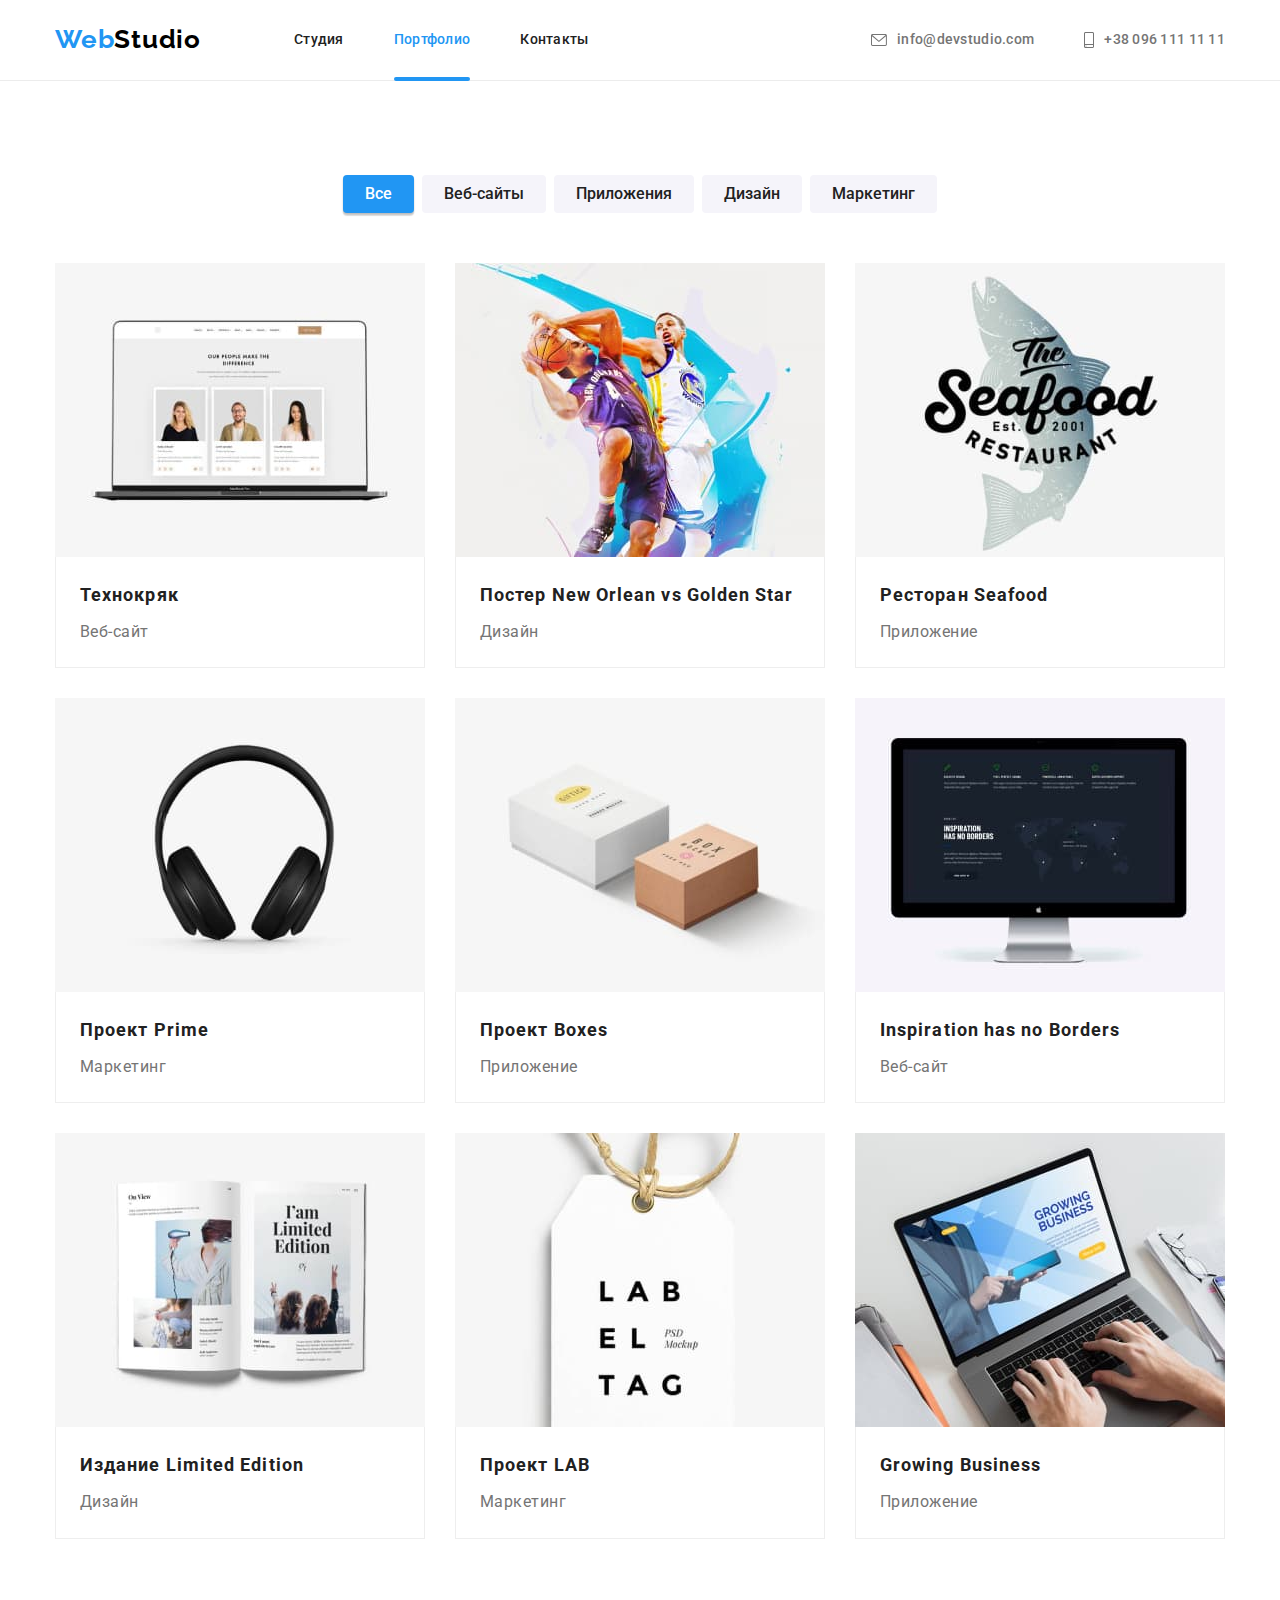
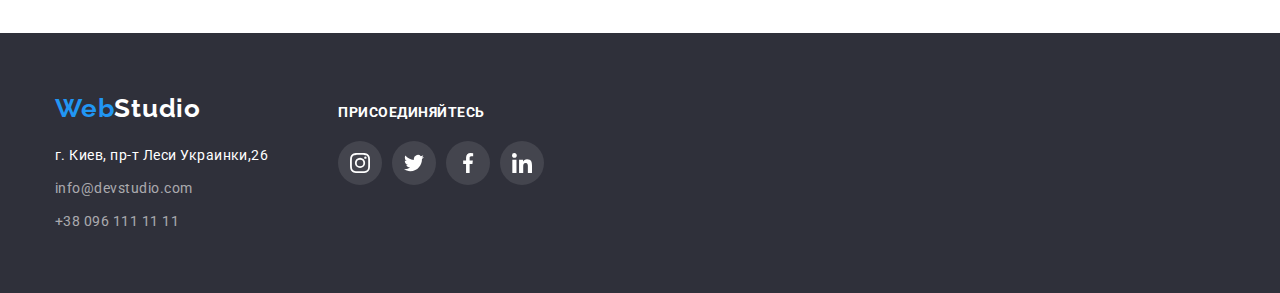
<file: portfolio.html>
<!DOCTYPE html>
<html lang="ru">
  <head>
    <meta charset="UTF-8" />
    <meta http-equiv="X-UA-Compatible" content="IE=edge" />
    <meta name="viewport" content="width=device-width, initial-scale=1.0" />
    <title>Портфолио</title>
    <link rel="preconnect" href="https://fonts.googleapis.com" />
    <link rel="preconnect" href="https://fonts.gstatic.com" crossorigin />
    <link
      href="https://fonts.googleapis.com/css2?family=Raleway:wght@700&family=Roboto:wght@400;500;700;900&display=swap"
      rel="stylesheet"
    />
    <link
      rel="stylesheet"
      href="https://cdnjs.cloudflare.com/ajax/libs/modern-normalize/1.1.0/modern-normalize.min.css"
    />
    <link rel="stylesheet" href="./css/styles.css" />
  </head>
  <body>
    <!-- Container Header -->

    <header class="header">
      <div class="header-page conteiner">
        <!-- Header Navigation -->
        <nav class="header-nav">
          <a lang="en" href="./index.html" class="logo-nav link">Web<span>Studio</span></a>
          <ul class="header-nav-list list">
            <li class="item"><a href="./index.html" class="link">Студия</a></li>
            <li class="item current">
              <a href="./portfolio.html" class="link current">Портфолио</a>
            </li>
            <li class="item"><a href="" class="link">Контакты</a></li>
          </ul>
        </nav>

        <!-- Header Contects -->

        <ul class="header-contacts list">
          <li class="item">
            <a class="link" href="mailto:info@devstudio.com">
              <svg class="icon" width="16" height="12">
                <use href="./images/icons.svg#envelope"></use>
              </svg>
              info@devstudio.com
            </a>
          </li>
          <li class="item">
            <a class="link" href="tel:+380961111111">
              <svg class="icon" width="10" height="16">
                <use href="./images/icons.svg#smartphone"></use>
              </svg>
              +38 096 111 11 11
            </a>
          </li>
        </ul>
      </div>
    </header>

    <!-- Container Portfolio -->

    <main>
      <!-- section Portfolio -->

      <section class="works-content section">
        <div class="warks-page conteiner">
          <!-- Potrfolio navigation -->

          <ul class="works-nav list">
            <li class="works-nav-item">
              <button type="button" class="works-button current">Все</button>
            </li>

            <li class="works-nav-item">
              <button type="button" class="works-button">Веб-сайты</button>
            </li>

            <li class="works-nav-item">
              <button type="button" class="works-button">Приложения</button>
            </li>

            <li class="works-nav-item">
              <button type="button" class="works-button">Дизайн</button>
            </li>

            <li class="works-nav-item">
              <button type="button" class="works-button">Маркетинг</button>
            </li>
          </ul>

          <!-- Works -->

          <h1 class="works-titel visually-hidden">Работы</h1>
          <ul class="works-list list">
            <li class="works-item">
              <a class="works-item-link link" href="">
                <div class="works-item-thumb">
                  <img
                    src="./images/portfol-1.jpg"
                    alt="ноутбук с вебсайтом"
                    width="370"
                    height="294"
                  />

                  <div class="works-info-thumb">
                    <p class="works-info">
                      Технокряк это современная площадка распространения коронавируса. Компании
                      используют эту платформу для цифрового шпионажа и атак на защищённые сервера
                      конкурентов.
                    </p>
                  </div>
                </div>

                <div class="works-card">
                  <h2 class="works-caption">Технокряк</h2>
                  <p class="works-text">Веб-сайт</p>
                </div>
              </a>
            </li>

            <li class="works-item">
              <a class="works-item-link link" href="">
                <div class="works-item-thumb">
                  <img src="./images/portfol-2.jpg" alt="баскетболисты" width="370" height="294" />
                  <div class="works-info-thumb">
                    <p class="works-info">
                      Lorem ipsum dolor sit amet consectetur adipisicing elit. Explicabo aliquam
                      ipsam enim dolor reiciendis repellat non, saepe obcaecati praesentium quas
                      repellendus rerum aspernatur accusantium in illum cupiditate minima provident
                      quae.
                    </p>
                  </div>
                </div>

                <div class="works-card">
                  <h2 class="works-caption">
                    Постер <span lang="en">New Orlean vs Golden Star</span>
                  </h2>
                  <p class="works-text">Дизайн</p>
                </div>
              </a>
            </li>

            <li class="works-item">
              <a class="works-item-link link" href="">
                <div class="works-item-thumb">
                  <img src="./images/portfol-3.jpg" alt="лого с рыбой" width="370" height="294" />
                  <div class="works-info-thumb">
                    <p class="works-info">
                      Lorem ipsum dolor sit amet consectetur adipisicing elit. Explicabo aliquam
                      ipsam enim dolor reiciendis repellat non, saepe obcaecati praesentium quas
                      repellendus rerum aspernatur accusantium in illum cupiditate minima provident
                      quae.
                    </p>
                  </div>
                </div>

                <div class="works-card">
                  <h2 class="works-caption">Ресторан <span lang="en">Seafood</span></h2>
                  <p class="works-text">Приложение</p>
                </div>
              </a>
            </li>

            <li class="works-item">
              <a class="works-item-link link" href="">
                <div class="works-item-thumb">
                  <img src="./images/portfol-4.jpg" alt="наушники" width="370" height="294" />
                  <div class="works-info-thumb">
                    <p class="works-info">
                      Lorem ipsum dolor sit amet consectetur adipisicing elit. Explicabo aliquam
                      ipsam enim dolor reiciendis repellat non, saepe obcaecati praesentium quas
                      repellendus rerum aspernatur accusantium in illum cupiditate minima provident
                      quae.
                    </p>
                  </div>
                </div>

                <div class="works-card">
                  <h2 class="works-caption">Проект <span>Prime</span></h2>
                  <p class="works-text">Маркетинг</p>
                </div>
              </a>
            </li>

            <li class="works-item">
              <a class="works-item-link link" href="">
                <div class="works-item-thumb">
                  <img src="./images/portfol-5.jpg" alt="две коробки" width="370" height="294" />
                  <div class="works-info-thumb">
                    <p class="works-info">
                      Lorem ipsum dolor sit amet consectetur adipisicing elit. Explicabo aliquam
                      ipsam enim dolor reiciendis repellat non, saepe obcaecati praesentium quas
                      repellendus rerum aspernatur accusantium in illum cupiditate minima provident
                      quae.
                    </p>
                  </div>
                </div>

                <div class="works-card">
                  <h2 class="works-caption">Проект <span lang="en">Boxes</span></h2>
                  <p class="works-text">Приложение</p>
                </div>
              </a>
            </li>

            <li class="works-item">
              <a class="works-item-link link" href="">
                <div class="works-item-thumb">
                  <img
                    src="./images/portfol-6.jpg"
                    alt="монитор компьютера"
                    width="370"
                    height="294"
                  />
                  <div class="works-info-thumb">
                    <p class="works-info">
                      Lorem ipsum dolor sit amet consectetur adipisicing elit. Explicabo aliquam
                      ipsam enim dolor reiciendis repellat non, saepe obcaecati praesentium quas
                      repellendus rerum aspernatur accusantium in illum cupiditate minima provident
                      quae.
                    </p>
                  </div>
                </div>
                <div class="works-card">
                  <h2 lang="en" class="works-caption">Inspiration has no Borders</h2>
                  <p class="works-text">Веб-сайт</p>
                </div>
              </a>
            </li>

            <li class="works-item">
              <a class="works-item-link link" href="">
                <div class="works-item-thumb">
                  <img
                    src="./images/portfol-7.jpg"
                    alt="развернутая книга"
                    width="370"
                    height="294"
                  />
                  <div class="works-info-thumb">
                    <p class="works-info">
                      Lorem ipsum dolor sit amet consectetur adipisicing elit. Explicabo aliquam
                      ipsam enim dolor reiciendis repellat non, saepe obcaecati praesentium quas
                      repellendus rerum aspernatur accusantium in illum cupiditate minima provident
                      quae.
                    </p>
                  </div>
                </div>
                <div class="works-card">
                  <h2 class="works-caption">Издание <span lang="en">Limited Edition</span></h2>
                  <p class="works-text">Дизайн</p>
                </div>
              </a>
            </li>

            <li class="works-item">
              <a class="works-item-link link" href="">
                <div class="works-item-thumb">
                  <img src="./images/portfol-8.jpg" alt="бирка с лого" width="370" height="294" />
                  <div class="works-info-thumb">
                    <p class="works-info">
                      Lorem ipsum dolor sit amet consectetur adipisicing elit. Explicabo aliquam
                      ipsam enim dolor reiciendis repellat non, saepe obcaecati praesentium quas
                      repellendus rerum aspernatur accusantium in illum cupiditate minima provident
                      quae.
                    </p>
                  </div>
                </div>
                <div class="works-card">
                  <h2 class="works-caption">Проект <span lang="en">LAB</span></h2>
                  <p class="works-text">Маркетинг</p>
                </div>
              </a>
            </li>

            <li class="works-item">
              <a class="works-item-link link" href="">
                <div class="works-item-thumb">
                  <img
                    src="./images/portfol-9.jpg"
                    alt="открытый ноутбук с руками"
                    width="370"
                    height="294"
                  />
                  <div class="works-info-thumb">
                    <p class="works-info">
                      Lorem ipsum dolor sit amet consectetur adipisicing elit. Explicabo aliquam
                      ipsam enim dolor reiciendis repellat non, saepe obcaecati praesentium quas
                      repellendus rerum aspernatur accusantium in illum cupiditate minima provident
                      quae.
                    </p>
                  </div>
                </div>
                <div class="works-card">
                  <h2 lang="en" class="works-caption">Growing Business</h2>
                  <p class="works-text">Приложение</p>
                </div>
              </a>
            </li>
          </ul>
        </div>
      </section>
    </main>

    <!-- Container Information -->

    <footer>
      <div class="conteiner">
        <!-- Address -->

        <div class="address-content">
          <a lang="en" href="./index.html" class="logo-footer link">Web<span>Studio</span></a>
          <address>
            <ul class="address-list list">
              <li>
                <a href="https://goo.gl/maps/yYDRXDm1d8VH44QLA" target="_blank" class="map link"
                  >г. Киев, пр-т Леси Украинки,26</a
                >
              </li>
              <li><a href="mailto:info@devstudio.com" class="mail link">info@devstudio.com</a></li>
              <li><a href="tel:+380961111111" class="tel link">+38 096 111 11 11</a></li>
            </ul>
          </address>
        </div>

        <!-- Footer Links -->

        <div class="footer-links-content">
          <b class="footer-links-caption">присоединяйтесь</b>
          <ul class="footer-links-list list">
            <li class="footer-links-item">
              <a class="footer-links-icon" href="" aria-label="instagram">
                <svg class="icon">
                  <use href="./images/icons.svg#instagram"></use>
                </svg>
              </a>
            </li>

            <li class="footer-links-item">
              <a class="footer-links-icon" href="" aria-label="twitter">
                <svg class="icon">
                  <use href="./images/icons.svg#twitter"></use>
                </svg>
              </a>
            </li>

            <li class="footer-links-item">
              <a class="footer-links-icon" href="" aria-label="facebook">
                <svg class="icon">
                  <use href="./images/icons.svg#facebook"></use>
                </svg>
              </a>
            </li>

            <li class="footer-links-item">
              <a class="footer-links-icon" href="" aria-label="linkedin">
                <svg class="icon">
                  <use href="./images/icons.svg#linkedin"></use>
                </svg>
              </a>
            </li>
          </ul>
        </div>
      </div>
    </footer>
    <script>
      const { height: headerHeight } = document.querySelector('.header').getBoundingClientRect();
      document.body.style.paddingTop = `${headerHeight}px`;
    </script>
  </body>
</html>
</file>
<file: css/styles.css>
/* основной цвет текста #757575 */
/* вторичный цвет текста #212121 */
/* дополнительный цвет белый #FFFFFF */
/* дополнительный цвет черный #000000 */
/* акцент #2196F3 */
/* вторичный цвет фона #2F303A */
/* вторичный цвет белого фона #F5F4FA */
:root {
  --primary-text-color: #757575;
  --secondary-text-color: #212121;
  --white-text-color: #ffffff;
  --black-text-color: #000000;
  --accent-color: #2196f3;
  --accent-color-transparency: rgba(33, 150, 243, 0.9);
  --accent-color-secondary: #188ce8;
  --background-primary-color: #ffffff;
  --background-accent-color: #2f303a;
  --background-secondary-color: #f5f4fa;
  --background-img-color: #c4c4c4;
  --background-link-color: rgba(255, 255, 255, 0.1);
  --bg-linear-gradient: rgba(47, 48, 58, 0.4);
  --bg-secondary-gradient: rgba(47, 48, 58, 0.8);
  --bg-model-window: rgba(0, 0, 0, 0.2);
  --address-color: rgba(255, 255, 255, 0.6);
  --border: 1px solid #ececec;
  --border-secondary: 1px solid #eeeeee;
  --icon-color: #afb1b8;
  --border-icon: 1px solid #afb1b8;
  --border-icon-accent: 1px solid #2196f3;
  --box-shadow: 0px 1px 3px rgba(0, 0, 0, 0.12), 0px 1px 1px rgba(0, 0, 0, 0.14),
    0px 2px 1px rgba(0, 0, 0, 0.2);
  --box-shadow-works: 0px 4px 4px rgba(0, 0, 0, 0.25), 0px 1px 1px rgba(0, 0, 0, 0.12),
    0px 4px 4px rgba(0, 0, 0, 0.06), 1px 4px 6px rgba(0, 0, 0, 0.16);
  --box-shadow-works-nav: 0px 3px 1px rgba(0, 0, 0, 0.1), 0px 1px 2px rgba(0, 0, 0, 0.08),
    0px 2px 2px rgba(0, 0, 0, 0.12);
  --transition: 250ms cubic-bezier(0.4, 0, 0.2, 1);
}

body {
  background-color: var(--background-primary-color);
  color: var(--primary-text-color);

  font-family: 'Roboto', sans-serif;
  letter-spacing: 0.03em;
}
h1,
h2,
h3,
ul,
p {
  margin: 0;
}
img {
  display: block;
  max-width: 100%;
  height: auto;
}
.conteiner {
  width: 1200px;
  margin-left: auto;
  margin-right: auto;
  padding: 0 15px;
}
.link {
  text-decoration: none;
}
.list {
  padding: 0;
  margin: 0;
  list-style: none;
}
.visually-hidden {
  position: absolute;
  width: 1px;
  height: 1px;
  margin: -1px;
  border: 0;
  padding: 0;
  clip: rect(0 0 0 0);
  overflow: hidden;
}
/* LOGO */

.logo-nav,
.logo-footer {
  color: var(--accent-color);

  font-family: 'Raleway', sans-serif;
  font-weight: 700;
  font-size: 26px;
  line-height: 1.2;
  letter-spacing: 0.03em;
}
.logo-nav.link {
  padding: 24px 0;
}
.logo-nav span {
  color: var(--black-text-color);
}
.logo-footer {
  display: inline-block;
  margin-bottom: 20px;
}
.logo-footer span {
  color: var(--white-text-color);
}

/* Conteiner Header */

.header {
  position: fixed;
  top: 0;
  left: 0;
  width: 100%;
  min-height: 80px;
  z-index: 1;

  border-bottom: var(--border);
  background-color: var(--background-primary-color);

  font-weight: 500;
  font-size: 14px;
  line-height: 1.14;
  letter-spacing: 0.02em;
}
.header-page {
  display: flex;
}
/* Header navigation */

.header-nav {
  display: flex;
  align-items: center;
}
.header-nav-list {
  position: relative;
  display: flex;
  margin-left: 93px;
}
.header-nav-list .link {
  display: block;
  padding: 32px 0;
  color: var(--secondary-text-color);
  transition: color var(--transition);
}
.header-nav-list .link.current,
.header-nav-list .link:hover,
.header-nav-list .link:focus {
  color: var(--accent-color);
}
.header-nav-list > .item:not(:last-child) {
  margin-right: 50px;
}
.header-nav-list > .item.current {
  position: relative;
}
.header-nav-list > .item.current::after {
  position: absolute;
  left: 0;
  bottom: -1px;

  display: inline-block;
  content: '';
  width: 100%;
  height: 4px;
  border-radius: 2px;
  background-color: var(--accent-color);
}
/* .header-nav-list > .item.current::after {
  position: absolute;
} */

/* Header Contects */

.header-contacts {
  display: flex;
  margin-left: auto;
}
.header-contacts > .item + .item {
  margin-left: 50px;
}
.header-contacts .link {
  display: flex;
  padding: 32px 0;
  align-items: center;
  color: var(--primary-text-color);
  transition: color var(--transition);
}
.header-contacts .link:hover,
.header-contacts .link:focus {
  color: var(--accent-color);
}
.header-contacts .link > .icon {
  display: inline-block;
  margin-right: 10px;
  fill: var(--primary-text-color);
  transition: color var(--transition);
}
.header-contacts .link:hover .icon,
.header-contacts .link:focus .icon {
  fill: var(--accent-color);
}

/* Hero */

.hero {
  max-width: 1600px;
  height: 600px;
  margin-left: auto;
  margin-right: auto;
  padding: 200px 0;
  background-color: var(--background-img-color);
  background-image: linear-gradient(to right, var(--bg-linear-gradient), var(--bg-linear-gradient)),
    url(../images/bg-img.jpeg);
  background-size: 1600px;
  background-position: cover;
  background-repeat: no-repeat;
  text-align: center;
}
.hero-page {
  width: 696px;
}
.hero-title {
  margin-bottom: 30px;
  color: var(--white-text-color);

  font-weight: 900;
  font-size: 44px;
  line-height: 1.5;
  text-align: center;
  letter-spacing: 0.06em;
  text-transform: uppercase;
}

/* Sections */

.section {
  padding: 94px 0;
}
.section-title {
  color: var(--secondary-text-color);

  font-weight: 700;
  font-size: 36px;
  line-height: 1.17;
  text-align: center;
}

/* Specifics */

.specifics-list {
  display: flex;
}
.specifics-item {
  max-width: 270px;
}
.specifics-item:not(:last-child) {
  margin-right: 30px;
}
.specifics-icon {
  display: flex;
  height: 120px;
  margin-bottom: 30px;
  background-color: var(--background-secondary-color);
  border-radius: 4px;
  justify-content: center;
  align-items: center;
}
.specifics-icon .icon {
  width: 70px;
  height: 70px;
}
.specifics-caption {
  color: var(--secondary-text-color);
  margin-bottom: 10px;

  font-weight: 700;
  font-size: 14px;
  line-height: 1.14;
  text-transform: uppercase;
}
.specifics-text {
  font-size: 14px;
  line-height: 1.7;
}

/* Features */

.features-content.section {
  padding-top: 0;
}
.features-title {
  margin-bottom: 50px;
}
.features-list {
  display: flex;
}
.features-item:not(:last-child) {
  margin-right: 30px;
}
.features-item-thumb {
  position: relative;
}
.features-thumb {
  display: flex;
  position: absolute;
  bottom: 0;
  width: 100%;
  height: 70px;
  justify-content: center;
  align-items: center;
  background-color: var(--bg-secondary-gradient);
}
.features-caption {
  color: var(--white-text-color);

  font-weight: 700;
  font-size: 14px;
  line-height: 1.14;
  text-align: center;
  letter-spacing: 0.03em;
  text-transform: uppercase;
}

/* Team */

.team-content {
  background-color: var(--background-secondary-color);
}
.team-title {
  margin-bottom: 50px;
}
.team-list {
  display: flex;
}
.team-item {
  max-width: 270px;
  border-radius: 0px 0px 4px 4px;
  background-color: var(--background-primary-color);
  box-shadow: var(--box-shadow);
}
.team-item:not(:last-child) {
  margin-right: 30px;
}
.team-card {
  padding: 30px;
}
.team-caption {
  color: var(--secondary-text-color);
  margin-bottom: 10px;

  font-weight: 500;
  font-size: 16px;
  line-height: 1.19;
  text-align: center;
}
.team-text {
  font-size: 16px;
  line-height: 1.19;
  text-align: center;
  margin-bottom: 16px;
}
.team-links-list {
  display: flex;
  justify-content: space-between;
}
.team-links-icon {
  display: flex;
  justify-content: center;
  align-items: center;
  width: 44px;
  height: 44px;
  border-radius: 50%;
  transition: background-color var(--transition);
}
.team-links-icon:hover,
.team-links-icon:focus {
  background-color: var(--accent-color);
}
.team-links-icon > .icon {
  width: 20px;
  height: 20px;
  fill: var(--icon-color);
  transition: fill var(--transition);
}
.team-links-icon:hover .icon,
.team-links-icon:focus .icon {
  fill: var(--background-primary-color);
}

/* Clients */

.clients-title {
  margin-bottom: 50px;
}
.clients-list {
  display: flex;
}
.clients-item:not(:last-child) {
  margin-right: 30px;
}
.clients-links {
  display: flex;
  justify-content: center;
  align-items: center;
  width: 170px;
  height: 92px;
  border: var(--border-icon);
  border-radius: 4px;
  transition: border var(--transition);
}
.clients-links:hover,
.clients-links:focus {
  border: var(--border-icon-accent);
}
.clients-links > .icon {
  fill: var(--icon-color);
  transition: fill var(--transition);
}
.clients-links:hover .icon,
.clients-links:focus .icon {
  fill: var(--accent-color);
}

/* Footer */

footer {
  padding-top: 60px;
  padding-bottom: 60px;
  background-color: var(--background-accent-color);
}
footer > .conteiner {
  display: flex;
  align-items: baseline;
}
/* Footer address */

.address-content {
  margin-right: 70px;
}
.address-list {
  font-style: normal;
  font-size: 14px;
  line-height: 1.7;
}
.address-list > li:not(:last-child) {
  margin-bottom: 9px;
}
.address-list .map {
  color: var(--white-text-color);
  transition: color var(--transition);
}
.address-list .mail,
.address-list .tel {
  color: var(--address-color);
  transition: color var(--transition);
}
.address-list .map:hover,
.address-list .mail:hover,
.address-list .tel:hover,
.address-list .map:focus,
.address-list .mail:focus,
.address-list .tel:focus {
  color: var(--accent-color);
}

/* Footer links */

.footer-links-caption {
  display: inline-block;
  margin-bottom: 20px;
  color: var(--white-text-color);

  font-weight: 700;
  font-size: 14px;
  line-height: 1.14;
  text-transform: uppercase;
}
.footer-links-list {
  display: flex;
}
.footer-links-item:not(:last-child) {
  margin-right: 10px;
}
.footer-links-icon {
  display: flex;
  justify-content: center;
  align-items: center;
  width: 44px;
  height: 44px;
  background-color: var(--background-link-color);
  border-radius: 50%;
  transition: background-color var(--transition);
}

.footer-links-icon:hover,
.footer-links-icon:focus {
  background-color: var(--accent-color);
}
.footer-links-icon > .icon {
  width: 20px;
  height: 20px;
  fill: var(--background-primary-color);
}

/* Portfolio navigation*/

.works-nav {
  margin-bottom: 50px;
  display: flex;
  justify-content: center;
}
.works-nav-item:not(:last-child) {
  margin-right: 8px;
}

/* Portfolio Works */

.works-list {
  display: flex;
  flex-wrap: wrap;
}
.works-item {
  width: 370px;
  margin-right: 30px;
  margin-bottom: 30px;
}
.works-item:nth-child(3n) {
  margin-right: 0;
}
.works-item:nth-last-child(-n + 3) {
  margin-bottom: 0;
}
.works-item-link {
  display: block;
  transition: box-shadow var(--transition);
}
.works-item-link:hover,
.works-item-link:focus {
  box-shadow: var(--box-shadow-works);
}
.works-item-thumb {
  position: relative;
  overflow: hidden;
}
.works-info-thumb {
  position: absolute;
  top: 0;
  left: 0;
  width: 100%;
  height: 100%;
  padding: 63px 24px;
  background-color: var(--accent-color-transparency);

  transition: transform var(--transition), opacity var(--transition);
  transform: translateY(100%);

  overflow: auto;
  opacity: 0;
}
.works-item-link:hover .works-info-thumb,
.works-item-link:focus .works-info-thumb {
  transform: translateY(0);
  opacity: 1;
}
.works-info {
  color: var(--white-text-color);
  font-size: 18px;
  line-height: 1.56;
}
.works-card {
  border: var(--border-secondary);
  border-top: none;
  padding: 20px 24px;
}
.works-caption {
  color: var(--secondary-text-color);
  margin-bottom: 4px;

  font-weight: 700;
  font-size: 18px;
  line-height: 2;
  letter-spacing: 0.06em;
}
.works-text {
  color: var(--primary-text-color);
  font-style: normal;
  font-size: 16px;
  line-height: 1.9;
}

/* Button */

.hero-button,
.works-button {
  display: inline-block;
  font-family: inherit;
  text-align: center;
  border: 0;
  border-radius: 4px;
  transition: background-color var(--transition), color var(--transition);
}

.hero-button {
  min-width: 200px;
  padding: 10px 32px;
  background-color: var(--accent-color);
  color: var(--white-text-color);
  cursor: pointer;

  font-weight: 700;
  font-size: 16px;
  line-height: 1.9;
  letter-spacing: 0.06em;
}
.hero-button:hover,
.hero-button:focus {
  background-color: var(--accent-color-secondary);
  color: var(--white-text-color);
}
.works-button {
  padding: 6px 22px;
  background-color: var(--background-secondary-color);
  color: var(--secondary-text-color);
  cursor: pointer;

  transition: background-color var(--transition), color var(--transition),
    box-shadow var(--transition);

  font-weight: 500;
  font-size: 16px;
  line-height: 1.6;
}
.works-button.current,
.works-button:hover,
.works-button:focus {
  background-color: var(--accent-color);
  color: var(--white-text-color);
  box-shadow: var(--box-shadow-works-nav);
}

/* Model window */

.backdrop {
  position: fixed;
  top: 0;
  left: 0;
  width: 100%;
  height: 100%;
  z-index: 2;
  background-color: var(--bg-model-window);

  opacity: 1;
  transition: opacity var(--transition), visibility var(--transition);
}
.backdrop.is-hidden {
  visibility: hidden;
  opacity: 0;
  pointer-events: none;
}
.backdrop.is-hidden .modal {
  transform: translate(-50%, -50%) scale(1.1);
}
.modal {
  position: absolute;
  top: 50%;
  left: 50%;

  min-width: 528px;
  min-height: 581px;
  padding: 40px;

  border-radius: 4px;
  background-color: var(--background-primary-color);
  box-shadow: var(--box-shadow);

  transform: translate(-50%, -50%) scale(1);
  transition: transform var(--transition);
}
.modal-button {
  position: absolute;
  top: 8px;
  right: 8px;

  display: flex;
  justify-content: center;
  align-items: center;

  margin: 0;
  padding: 0;
  width: 30px;
  height: 30px;

  border-radius: 50%;
  border: 1px solid rgba(0, 0, 0, 0.1);
  background-color: var(--background-primary-color);
  cursor: pointer;
}
.modal-button > .icon {
  width: 18px;
  height: 18px;
  transition: fill var(--transition);
}
.modal-button:hover .icon {
  fill: var(--accent-color);
}
</file>
